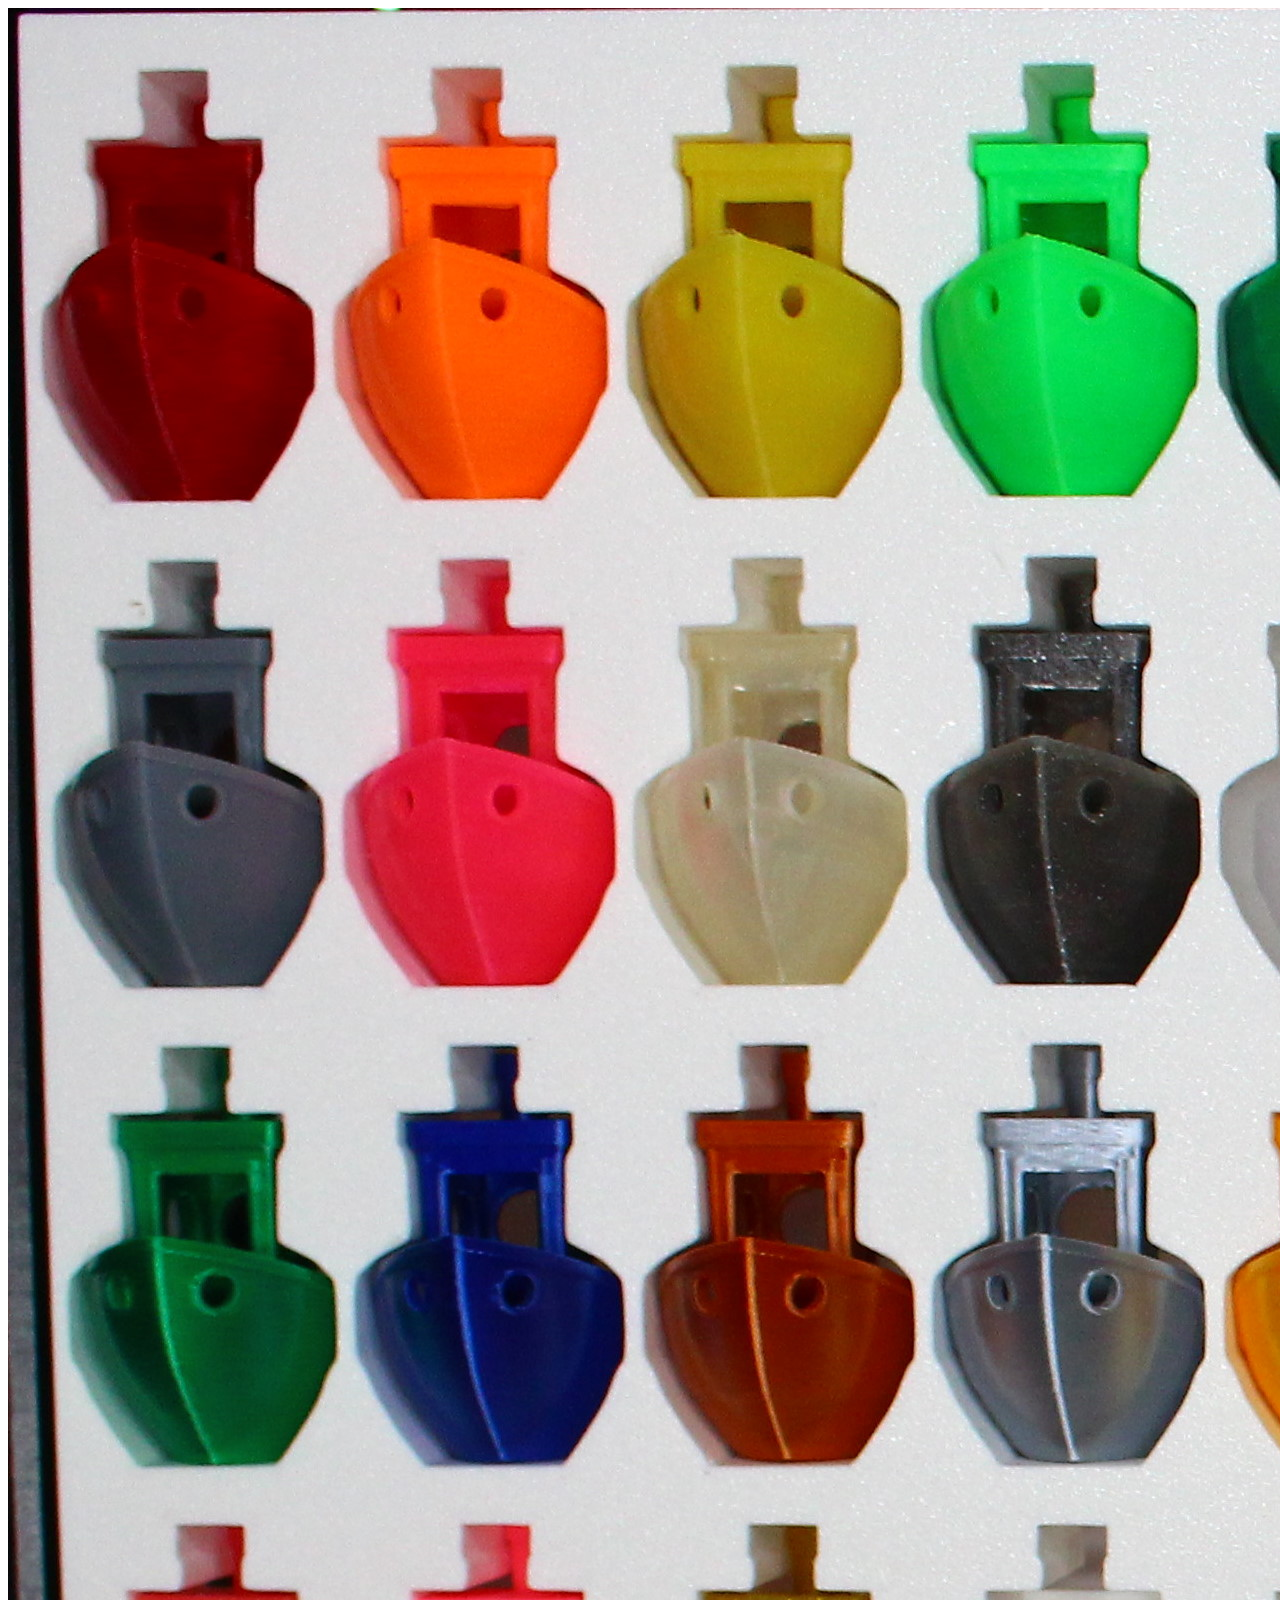
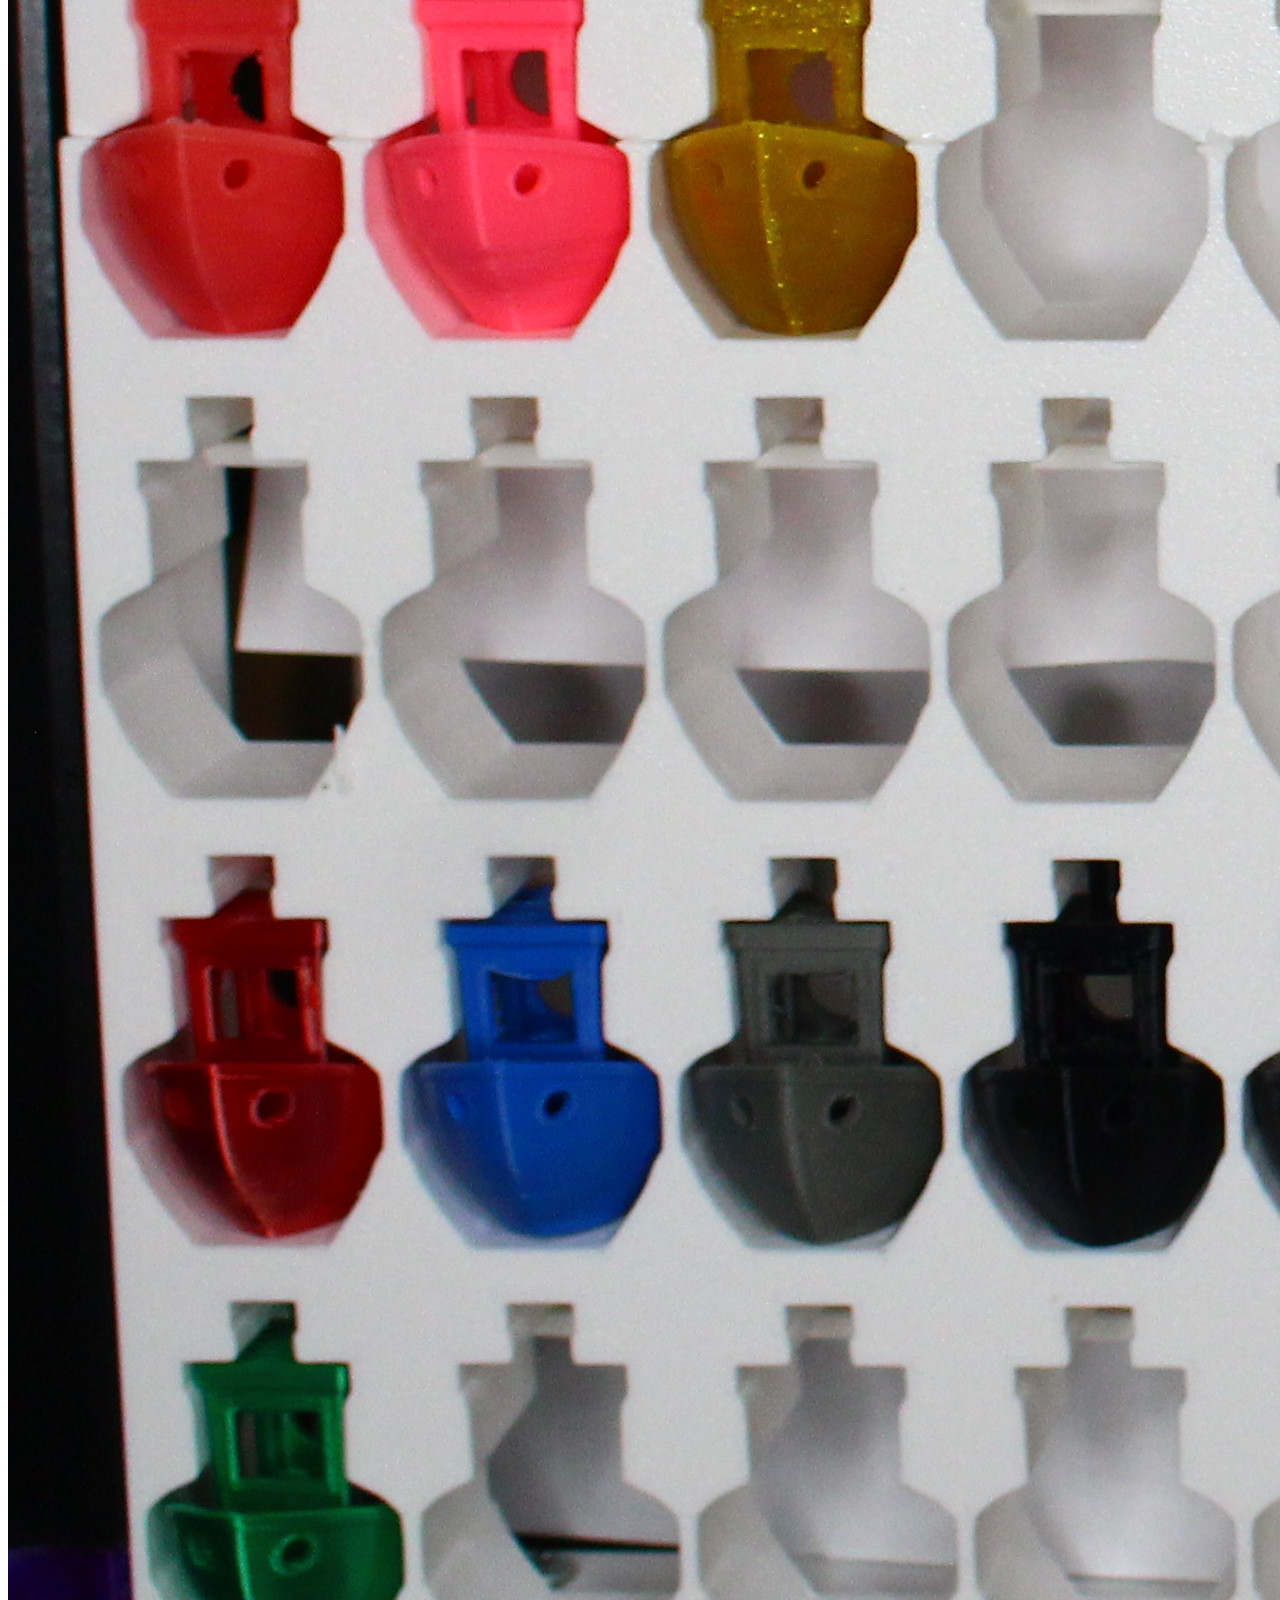
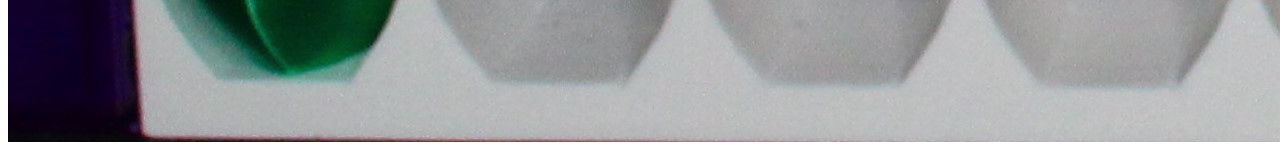
<file: ImageMap.html>
<html>  
<head>
    <title>Filament Colors</title>
</head>

<body>
    
    <img src="/img/FilamentColors.JPG" alt="Filament Colors" usemap="#FilamentColorsMap" height="3334" width="3867">
    <map name="FilamentColorsMap">
    <area title="Reactor Red PLA" href="https://fusionfilaments.com/collections/standard-pla-filament-refills/products/1kg-pla-filament-reactor-red" shape="rect" coords="25,60,322,500">
    <area  alt="" title="Radioactive Orange PLA" href="https://fusionfilaments.com/collections/standard-pla-filament-refills/products/1kg-pla-filament-radioactive-orange" shape="rect" coords="317,56,614,496" style="outline:none;" target="_self"     />
    <area  alt="" title="Yellow Submarine HTPLA" href="https://fusionfilaments.com/collections/filament-refills/products/1kg-htpla-filament-refill-yellow-submarine" shape="rect" coords="610,54,907,494" style="outline:none;" target="_self"     />
    <area  alt="" title="Radium Green 2.0 PLA" href="https://fusionfilaments.com/collections/standard-pla-filament-refills/products/1kg-pla-filament-refill-radium-green-2-0" shape="rect" coords="897,56,1194,496" style="outline:none;" target="_self"     />
    <area  alt="" title="Tritium Green PLA" href="https://fusionfilaments.com/collections/standard-pla-filament-refills/products/1kg-pla-filament-refill-tritium-green" shape="rect" coords="1197,54,1494,494" style="outline:none;" target="_self"     />
    <area  alt="" title="Neutron Green HTPLA" href="https://fusionfilaments.com/collections/filament-refills/products/1kg-htpla-filament-refill-neutron-green" shape="rect" coords="1495,53,1792,493" style="outline:none;" target="_self"     />
    <area  alt="" title="Cold Fusion Blue PLA" href="https://fusionfilaments.com/collections/standard-pla-filament-refills/products/1kg-pla-filament-cold-fusion-blue" shape="rect" coords="1793,58,2090,498" style="outline:none;" target="_self"     />
    <area  alt="" title="Heavy Water Blue PLA" href="https://fusionfilaments.com/collections/standard-pla-filament-refills/products/1kg-pla-filament-heavy-water-blue" shape="rect" coords="2088,60,2385,500" style="outline:none;" target="_self"     />
    <area  alt="" title="Electron Indigo3 HTPLA" href="https://fusionfilaments.com/collections/filament-refills/products/1kg-htpla-filament-refill-electron-indigo3" shape="rect" coords="2390.0001220703125,67,2687.0001220703125,507" style="outline:none;" target="_self"     />
    <area  alt="" title="Plutonic Purple PLA" href="https://fusionfilaments.com/collections/standard-pla-filament-refills/products/1kg-pla-filament-refill-plutonic-purple" shape="rect" coords="2685,68,2982,508" style="outline:none;" target="_self"     />
    <area  alt="" title="Nuclear Winter White 2.0 PLA" href="https://fusionfilaments.com/collections/standard-pla-filament-refills/products/1kg-pla-filament-white" shape="rect" coords="2980,78,3277,518" style="outline:none;" target="_self"     />
    <area  alt="" title="Carbon Rod Black PLA" href="https://fusionfilaments.com/collections/standard-pla-filament-refills/products/1kg-pla-filament-carbon-rod-black" shape="rect" coords="3264,80,3561,520" style="outline:none;" target="_self"     />
    <area  alt="" title="Ionized Cobalt Black PLA" href="https://fusionfilaments.com/collections/standard-pla-filament-refills/products/1kg-pla-filament-refill-ionized-cobalt-black" shape="rect" coords="3567,83,3867,523" style="outline:none;" target="_self"     />
    <area  alt="" title="Mushroom Cloud Grey PLA" href="https://fusionfilaments.com/collections/standard-pla-filament-refills/products/1kg-pla-filament-grey" shape="rect" coords="34,547,334,987" style="outline:none;" target="_self"     />
    <area  alt="" title="Proton Pink HTPLA" href="https://fusionfilaments.com/collections/filament-refills/products/1kg-htpla-filament-refill-proton-pink" shape="rect" coords="323,547,623,987" style="outline:none;" target="_self"     />
    <area  alt="" title=" Natural PLA" href="https://fusionfilaments.com/collections/standard-pla-filament-refills/products/1kg-pla-natural" shape="rect" coords="612,544,912,984" style="outline:none;" target="_self"     />
    <area  alt="" title="Radiated Fog PETG" href="https://fusionfilaments.com/collections/petg-refills/products/1kg-petg-filament-refill-radiated-fog" shape="rect" coords="902,545,1202,985" style="outline:none;" target="_self"     />
    <area  alt="" title="CC3D Silk Blue" href="https://smile.amazon.com/Sapphire-Printer-Filament-Feeling-Material/dp/B077VV7SMH " shape="rect" coords="334,1024,634,1464" style="outline:none;" target="_self"     />
    <area  alt="" title="CC3D Silk Green" href="https://smile.amazon.com/Sapphire-Printer-Filament-Feeling-Material/dp/B07MJQFC6X" shape="rect" coords="44,1028,344,1468" style="outline:none;" target="_self"     />
    <area  alt="" title="Steampunk Copper" href="https://www.extrudr.com/en/products/catalogue/biofusion-copper_2475/" shape="rect" coords="622,1025,922,1465" style="outline:none;" target="_self"     />
    <area  alt="" title="Quicksilver" href="https://www.extrudr.com/en/products/catalogue/biofusion-quicksilver_2469/" shape="rect" coords="914,1028,1214,1468" style="outline:none;" target="_self"     />
    <area  alt="" title="Inca Gold" href="https://www.extrudr.com/en/products/catalogue/biofusion-aztec-gold-copper_2492/" shape="rect" coords="1201,1026,1501,1466" style="outline:none;" target="_self"     />
    <area  alt="" title="Sparkle Yellow PLA" href="https://www.hatchbox3d.com/products/pla-sparkle-yellow-1-75mm-1kg-spool" shape="rect" coords="631,1500,931,1940" style="outline:none;" target="_self"     />
    <area  alt="" title="Color Shifting PLA" href="https://www.hatchbox3d.com/products/pla-temperature-color-changing-purple-salmon-red-orange-1-75mm-1kg-spool" shape="rect" coords="58,1497,358,1937" style="outline:none;" target="_self"     />
    <area  alt="" title="Pink ABS" href="https://www.hatchbox3d.com/products/3d-abs-1kg1-75-pnk" shape="rect" coords="339,1504,639,1944" style="outline:none;" target="_self"     />
    <area shape="rect" coords="3865,3332,3867,3334" alt="Image Map" style="outline:none;" title="Image Map" href="http://www.image-maps.com/index.php?aff=mapped_users_110526" />
    </map>

</body>
</html>
</file>
